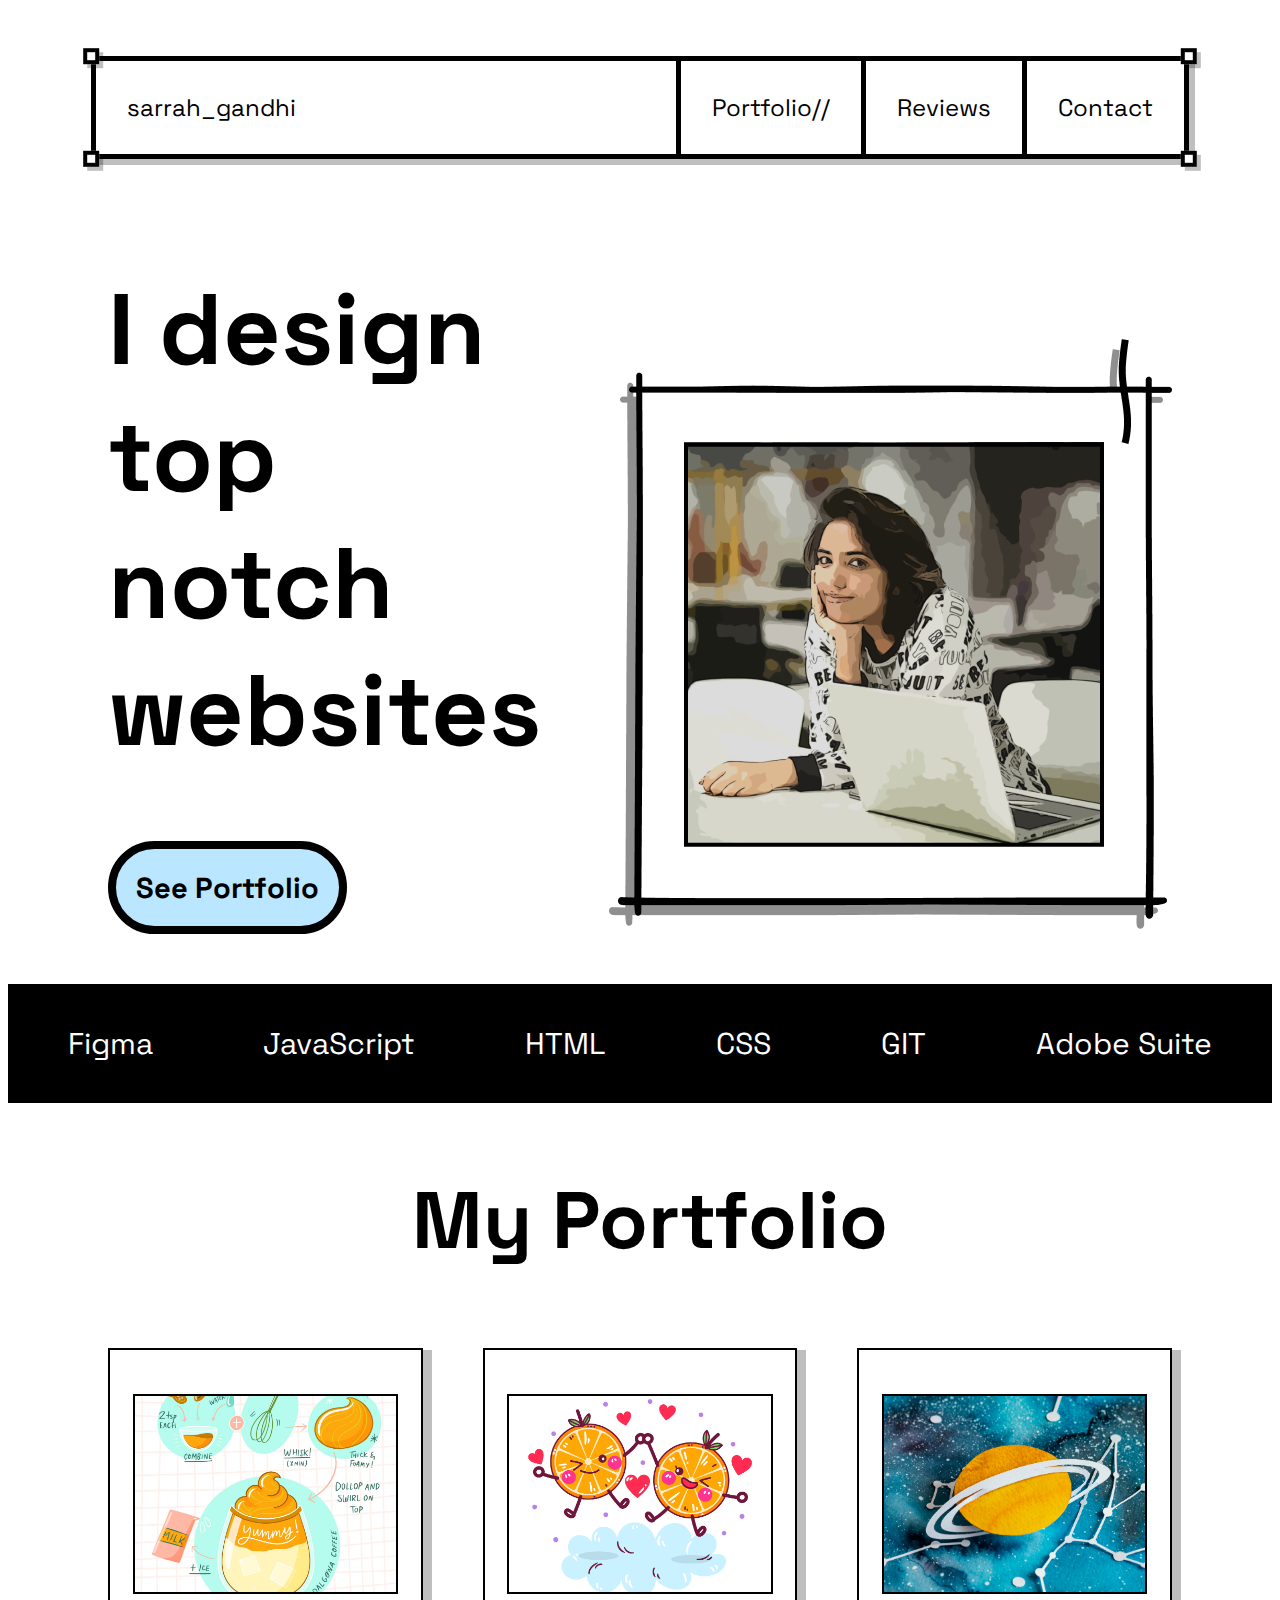
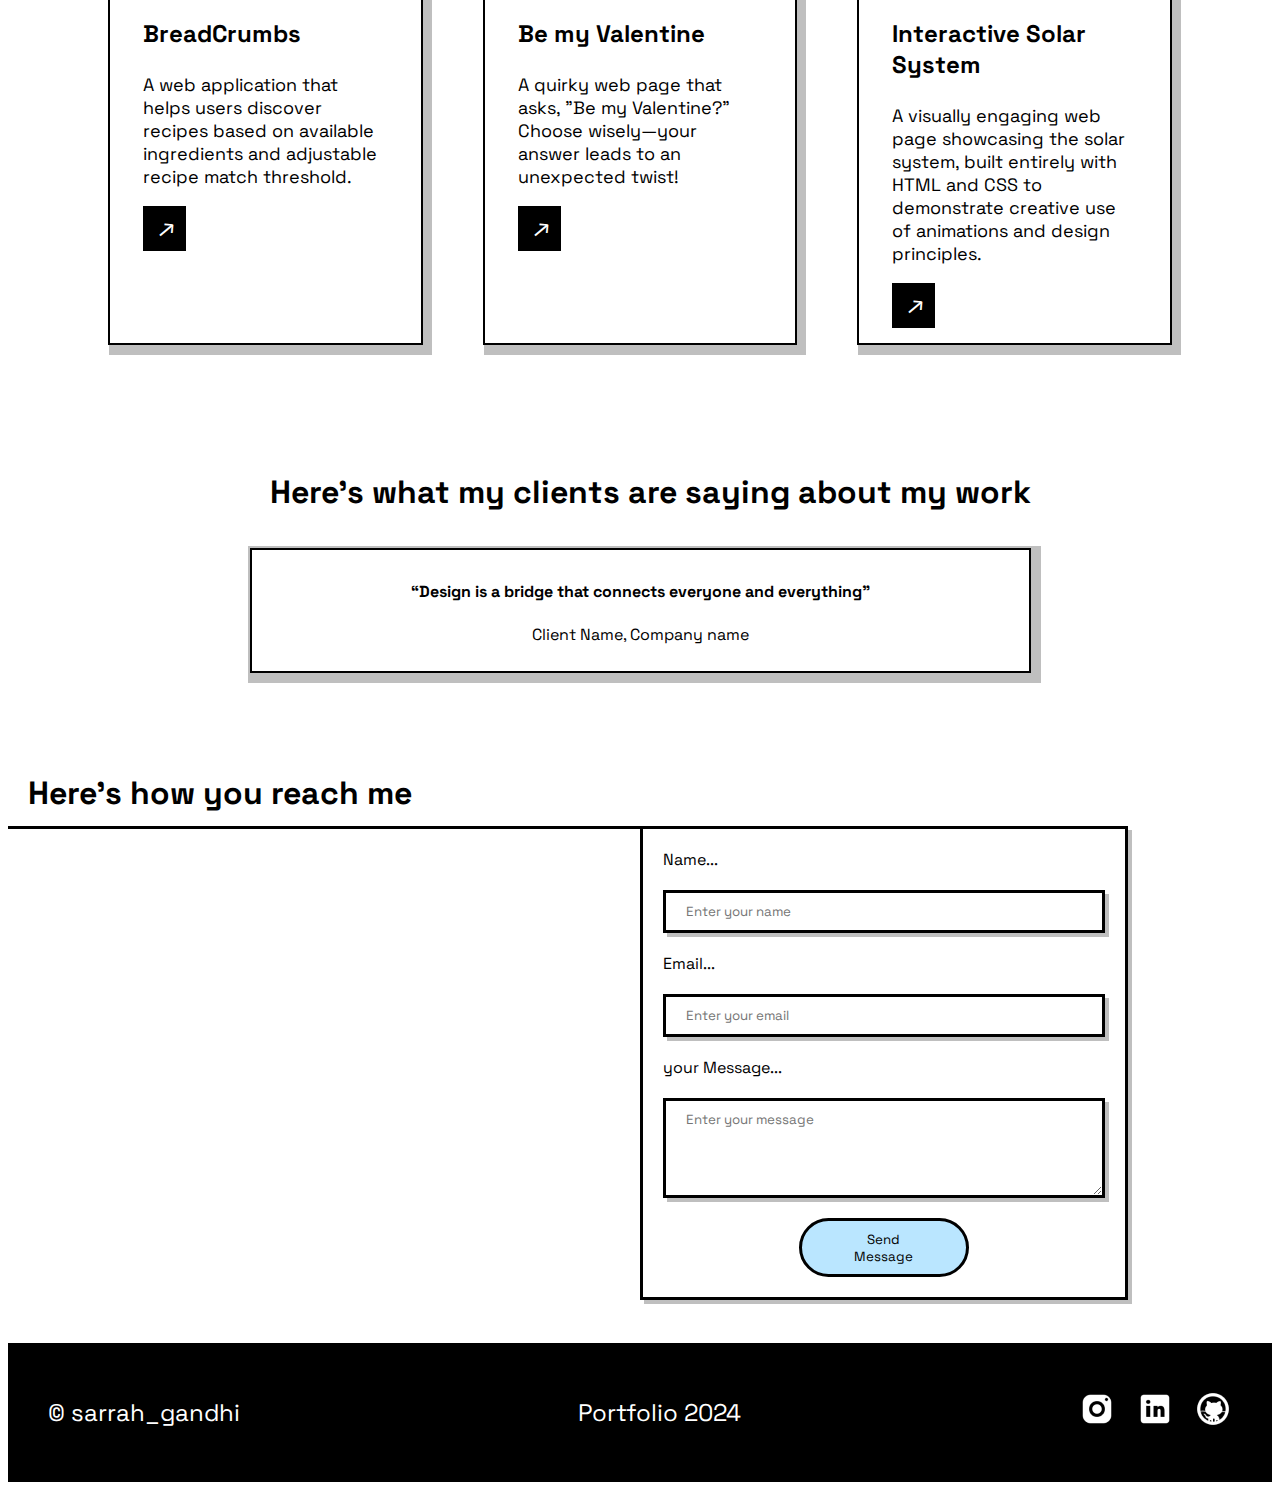
<file: index.html>
<!DOCTYPE html>
<html lang="en">
  <head>
    <meta charset="UTF-8" />
    <meta name="viewport" content="width=device-width, initial-scale=1.0" />
    <title>Sarrah Gandhi's Portfolio</title>
    <link rel="icon" type="favicon" href="icons/favicon.png" />
    <link rel="stylesheet" href="styles.css" />
    <script src="script.js"></script>
  </head>

  <body>
    <!-- Header Section -->
    <header class="header">
      <nav class="navigation">
        <a href="#sarrahgandhi" class="nav-link">sarrah_gandhi</a>
        <a href="#portfolio" class="nav-link">Portfolio//</a>
        <a href="#review" class="nav-link">Reviews</a>
        <a href="#contact" class="nav-link">Contact</a>
        <a href="#menu" id="menu" class="nav-link" onclick="menuClick()">
          <img src="icons/Menu.png" alt="hamburger menu"
        /></a>
        <div id="menuOption" class="menu-options hidden">
          <a href="#portfolio" class="nav-link">Portfolio</a>
          <a href="#review" class="nav-link">Reviews</a>
          <a href="#contact" class="nav-link">Contact</a>
        </div>
      </nav>
      <div class="corner-box top-left"></div>
      <div class="corner-box top-right"></div>
      <div class="corner-box bottom-left"></div>
      <div class="corner-box bottom-right"></div>
    </header>
    <!-- Main Content -->
    <main class="content">
      <section id="home" class="hero-section">
        <div class="hero-text">
          <h1>I design top notch websites</h1>
          <button><a href="#portfolio">See Portfolio</a></button>
        </div>
        <aside class="photo">
          <img src="images/photo_frame.png" alt="Sarrah Gandhi" />
        </aside>
      </section>

      <div class="languages">
        <p>Figma</p>
        <p>JavaScript</p>
        <p>HTML</p>
        <p>CSS</p>
        <p>GIT</p>
        <p>Adobe Suite</p>
      </div>

      <section id="portfolio">
        <h2>My Portfolio</h2>
        <div class="container">
          <div class="portfolio-block">
            <img
              src="images/BREADCRUMBS.jpg"
              alt="Portfolio Image"
              class="portfolio-image"
            />
            <div class="portfolio-text">
              <h3>BreadCrumbs</h3>
              <p>
                A web application that helps users discover recipes based on
                available ingredients and adjustable recipe match threshold.
              </p>
              <a
                class="project-button"
                href="https://sarrahgandhi.github.io/BreadCrumbs/"
                ><span class="arrow">→</span></a
              >
            </div>
          </div>

          <div class="portfolio-block">
            <img
              src="images/valentines.jpg"
              alt="Portfolio Image"
              class="portfolio-image"
            />
            <div class="portfolio-text">
              <h3>Be my Valentine</h3>
              <p>
                A quirky web page that asks, "Be my Valentine?" Choose
                wisely—your answer leads to an unexpected twist!
              </p>
              <a
                class="project-button"
                href="https://sarrahgandhi.github.io/Valentines/"
                ><span class="arrow">→</span></a
              >
            </div>
          </div>
          <div class="portfolio-block">
            <img
              src="images/solarsystem.jpg"
              alt="Portfolio Image"
              class="portfolio-image"
            />
            <div class="portfolio-text">
              <h3>Interactive Solar System</h3>
              <p>
                A visually engaging web page showcasing the solar system, built
                entirely with HTML and CSS to demonstrate creative use of
                animations and design principles.
              </p>

              <a
                class="project-button"
                href="https://sarrahgandhi.github.io/SolarSystem/"
                ><span class="arrow">→</span></a
              >
            </div>
          </div>
          <!-- <div class="portfolio-block">
            <img
              src="images/recipefinder.png"
              alt="Portfolio Image"
              class="portfolio-image"
            />
            <div class="portfolio-text">
              <h3>BreadCrumbs - Recipe Finder</h3>
              <p>
                A web app that suggests recipes based on available ingredients,
                helping users discover meals with minimal waste.
              </p>
            </div>
          </div>
          <div class="portfolio-block">
            <img
              src="images/illustrations 1.png"
              alt="Portfolio Image"
              class="portfolio-image"
            />
            <div class="portfolio-text">
              <h3>Illustrations</h3>
              <p>Making illustrations using adobe illustrator and photoshop</p>
            </div>
          </div>
          <div class="portfolio-block">
            <img
              src="images/portfolio.png"
              alt="Portfolio Image"
              class="portfolio-image"
            />
            <div class="portfolio-text">
              <h3>Portfolio Website</h3>
              <p>
                A website that showcases portfolio using html, css and
                javascript.
              </p>
            </div>
          </div> -->
        </div>
      </section>
      <!-- Multi-column section for About -->

      <section id="review">
        <h2>Here’s what my clients are saying about my work</h2>
        <div class="review-text fade">
          <h4>“Design is a bridge that connects everyone and everything”</h4>
          <p>Client Name, Company name</p>
        </div>
      </section>

      <!-- Contact Form Section -->
      <section id="contact" class="contact-section">
        <div class="contact-info">
          <h2>Here's how you reach me</h2>
          <div class="line"></div>
        </div>
        <form
          name="contact-form"
          id="contact-form"
          class="contact-form"
          onsubmit="return validateForm()"
        >
          <label for="name">Name...</label>
          <input
            type="text"
            id="name"
            name="name"
            required
            placeholder="Enter your name"
          />

          <label for="email">Email...</label>
          <input
            type="email"
            id="email"
            name="email"
            required
            placeholder="Enter your email"
          />

          <label for="message">your Message...</label>
          <textarea
            id="message"
            name="message"
            rows="7"
            required
            placeholder="Enter your message"
          ></textarea>

          <button type="submit">Send Message</button>
          <div id="result">
            <h3 id="msg">Thank you for contacting me!</h3>
          </div>
        </form>
      </section>
    </main>

    <!-- Footer -->
    <footer class="footer">
      <p>&copy; sarrah_gandhi</p>
      <p>Portfolio 2024</p>
      <div class="icons">
        <a href="https://www.instagram.com/sarrahgandhi_/" target="_blank"
          ><img src="icons/instagram.png" alt="instagram"
        /></a>
        <a
          href="https://www.linkedin.com/in/sarrah-gandhi-914a53227/"
          target="_blank"
          ><img src="icons/linkedin.png" alt="linkedin"
        /></a>
        <a href="https://github.com/SarrahGandhi" target="_blank"
          ><img src="icons/github.png" alt="github"
        /></a>
      </div>
    </footer>
  </body>
</html>
</file>
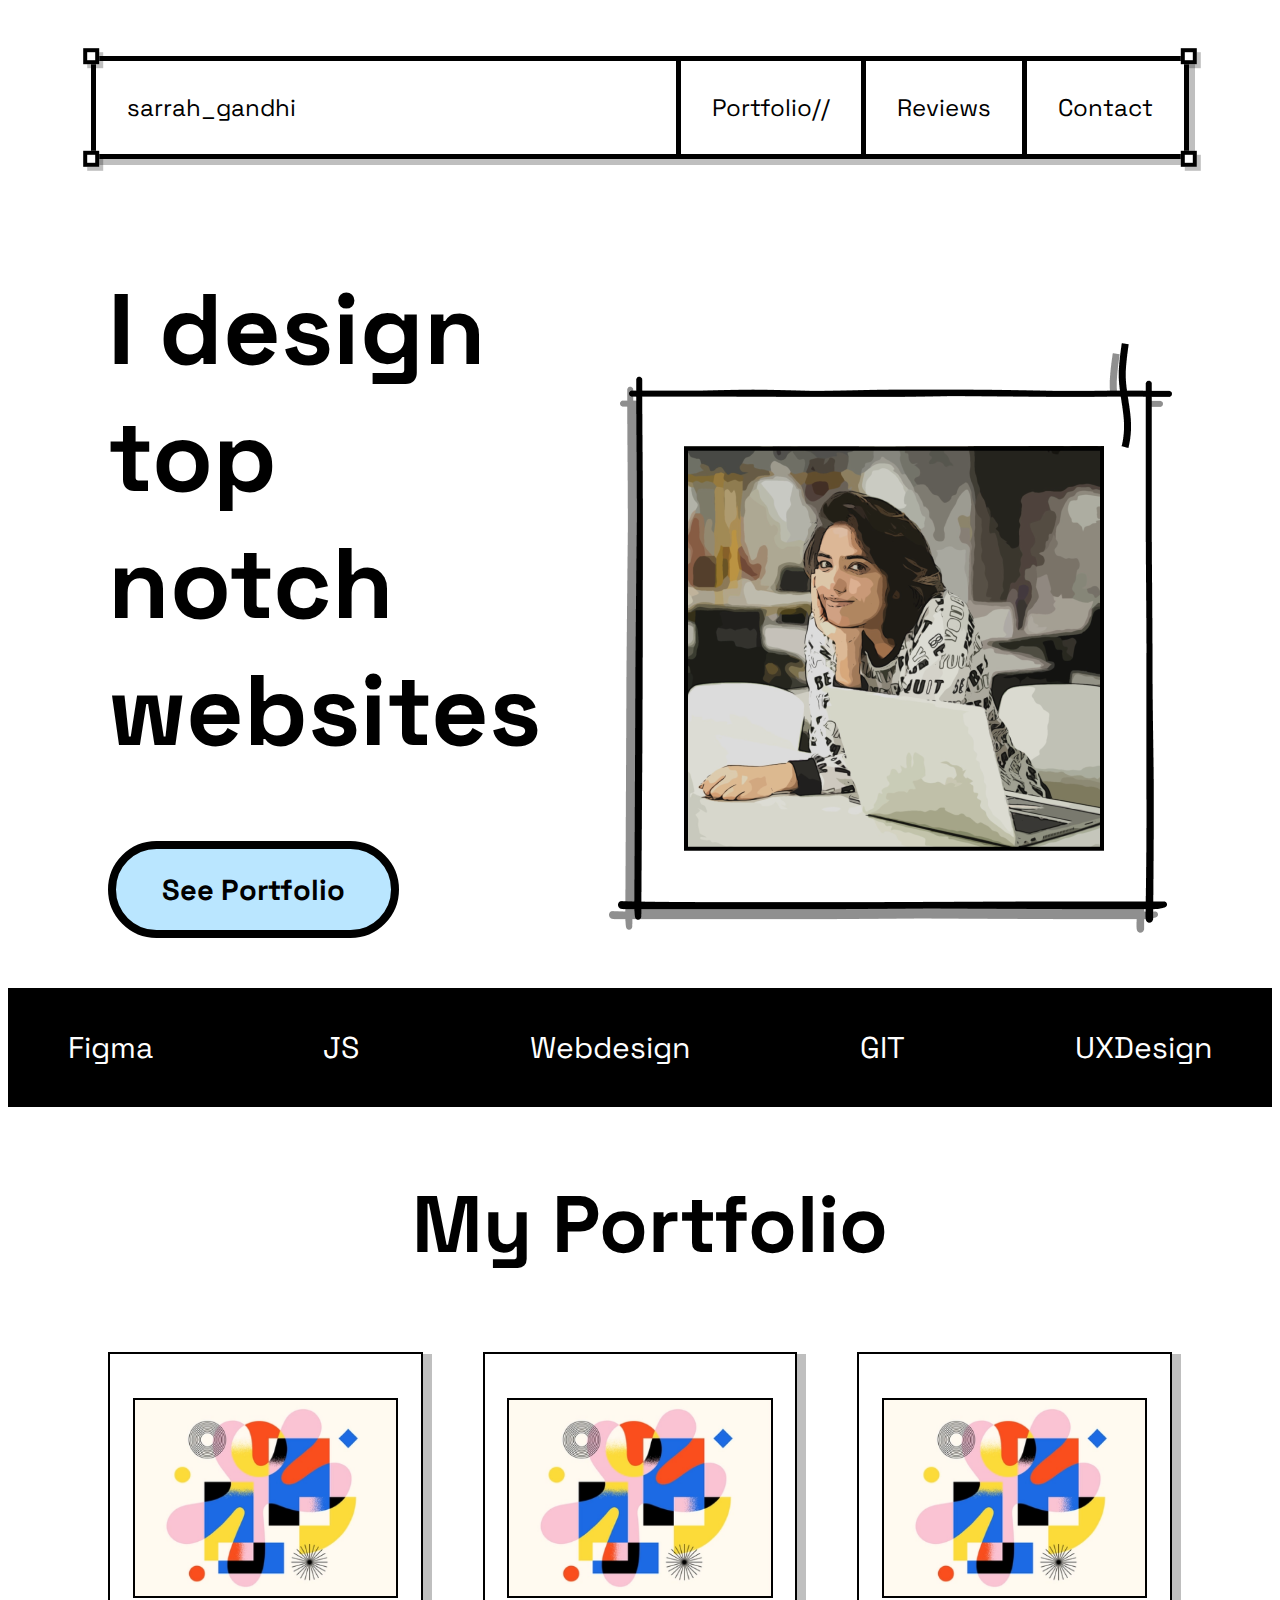
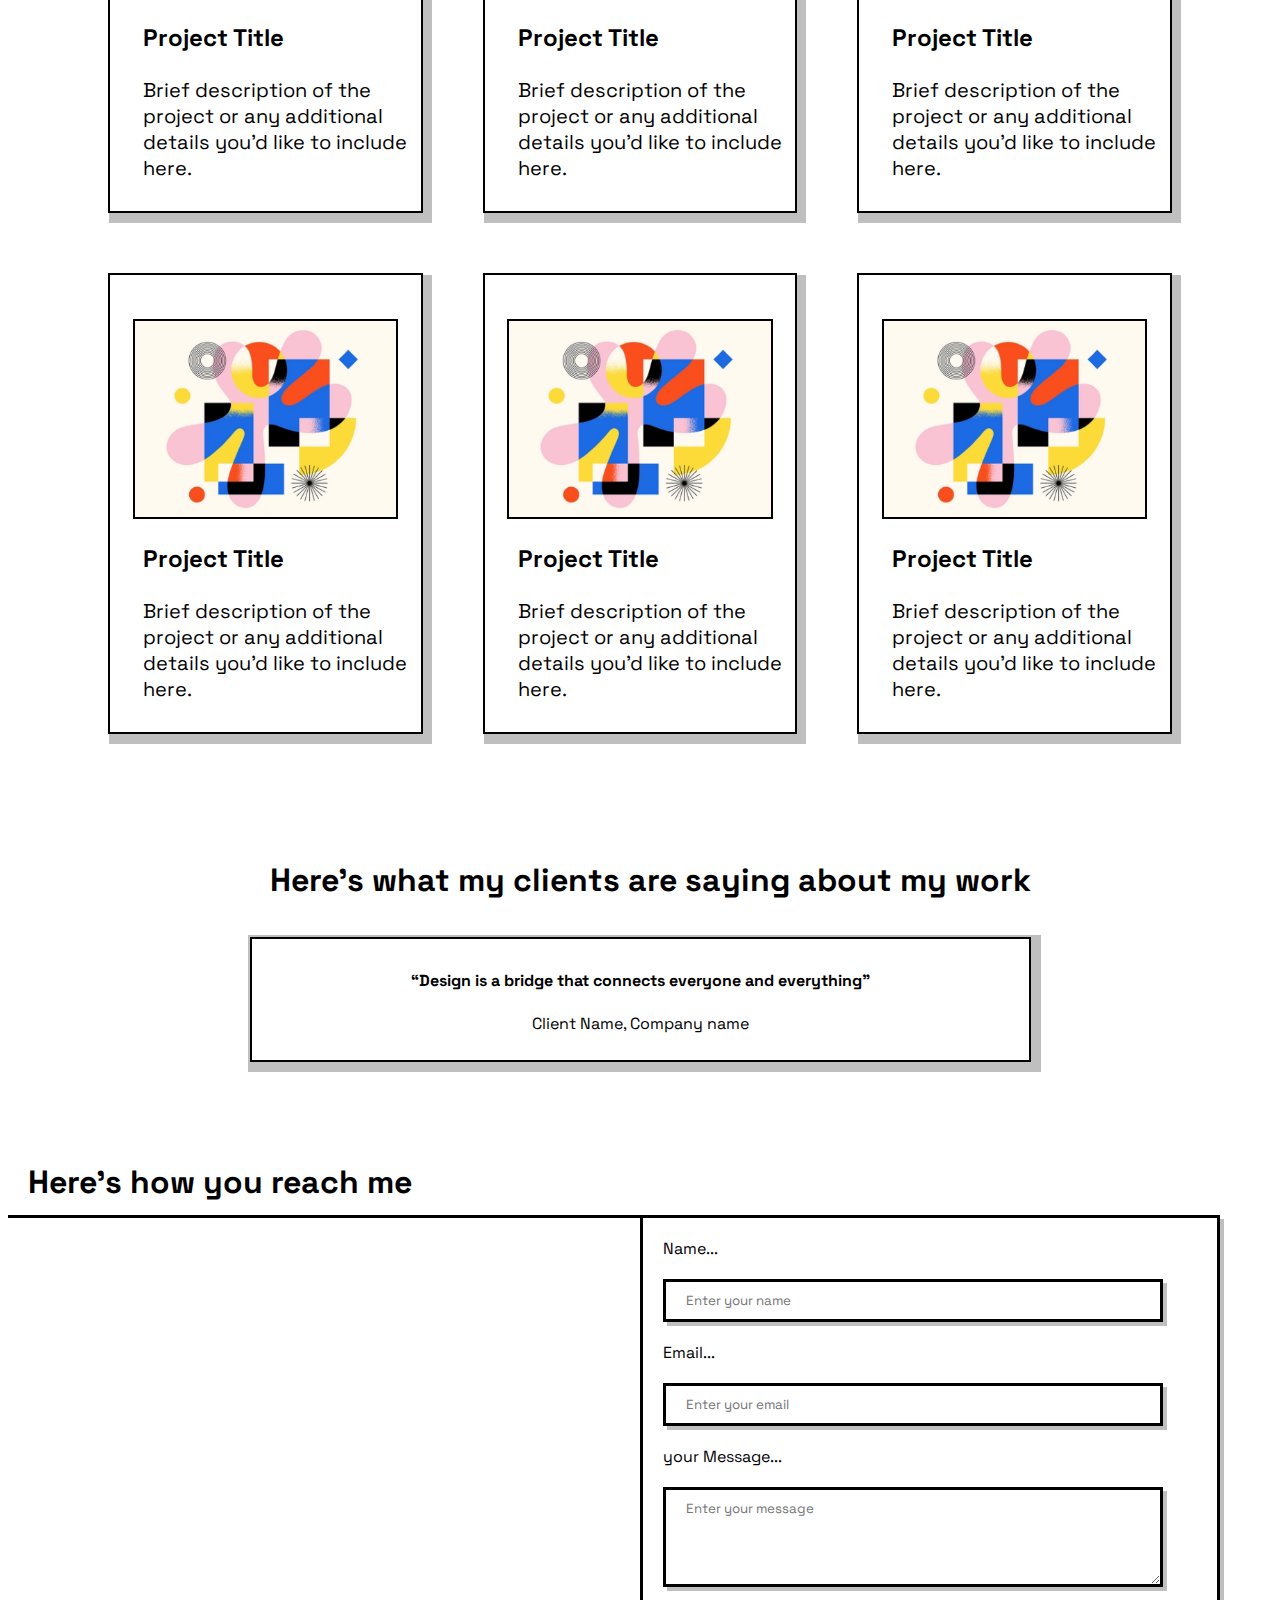
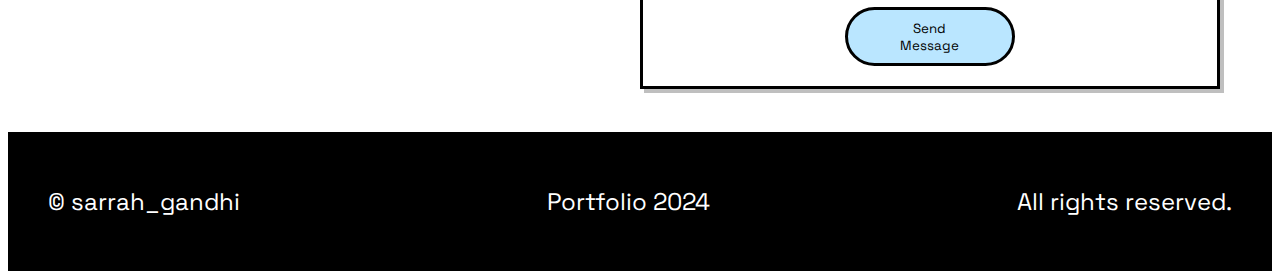
<file: HTML-Assignment3-SarrahGandhi/index.html>
<!DOCTYPE html>
<html lang="en">
  <head>
    <meta charset="UTF-8" />
    <meta name="viewport" content="width=device-width, initial-scale=1.0" />
    <title>Portfolio - Sarrah Gandhi</title>
    <link rel="stylesheet" href="styles.css" />
    <script src="script.js"></script>
  </head>

  <body>
    <!-- Header Section -->
    <header class="header">
      <nav class="navigation" style="overflow: hidden">
        <a href="#sarrahgandhi" class="nav-link">sarrah_gandhi</a>
        <a href="#portfolio" class="nav-link">Portfolio//</a>
        <a href="#review" class="nav-link">Reviews</a>
        <a href="#contact" class="nav-link">Contact</a>
        <a href="#menu" id="menu" class="nav-link" onclick="menuClick()">
          <img src="icons/Menu.png" alt="hamburger menu"
        /></a>
        <div id="menuOption" class="menu-options hidden">
          <a href="#portfolio" class="nav-link">Portfolio</a>
          <a href="#review" class="nav-link">Reviews</a>
          <a href="#contact" class="nav-link">Contact</a>
        </div>
      </nav>
      <div class="corner-box top-left"></div>
      <div class="corner-box top-right"></div>
      <div class="corner-box bottom-left"></div>
      <div class="corner-box bottom-right"></div>
    </header>
    <!-- Main Content -->
    <main class="content">
      <section id="home" class="hero-section">
        <div class="hero-text">
          <h1>I design top notch websites</h1>
          <button><a href="#portfolio">See Portfolio</a></button>
        </div>
        <aside class="photo">
          <img src="images/photo_frame.png" alt="Sarrah Gandhi" />
        </aside>
      </section>

      <div class="languages">
        <p>Figma</p>
        <p>JS</p>
        <p>Webdesign</p>
        <p>GIT</p>
        <p>UXDesign</p>
      </div>

      <section id="portfolio">
        <h2>My Portfolio</h2>
        <div class="container">
          <div class="portfolio-block">
            <img
              src="images/Graphic+Design+Shape+Elements-01.png"
              alt="Portfolio Image"
              class="portfolio-image"
            />
            <div class="portfolio-text">
              <h3>Project Title</h3>
              <p>
                Brief description of the project or any additional details you'd
                like to include here.
              </p>
            </div>
          </div>
          <div class="portfolio-block">
            <img
              src="images/Graphic+Design+Shape+Elements-01.png"
              alt="Portfolio Image"
              class="portfolio-image"
            />
            <div class="portfolio-text">
              <h3>Project Title</h3>
              <p>
                Brief description of the project or any additional details you'd
                like to include here.
              </p>
            </div>
          </div>
          <div class="portfolio-block">
            <img
              src="images/Graphic+Design+Shape+Elements-01.png"
              alt="Portfolio Image"
              class="portfolio-image"
            />
            <div class="portfolio-text">
              <h3>Project Title</h3>
              <p>
                Brief description of the project or any additional details you'd
                like to include here.
              </p>
            </div>
          </div>
          <div class="portfolio-block">
            <img
              src="images/Graphic+Design+Shape+Elements-01.png"
              alt="Portfolio Image"
              class="portfolio-image"
            />
            <div class="portfolio-text">
              <h3>Project Title</h3>
              <p>
                Brief description of the project or any additional details you'd
                like to include here.
              </p>
            </div>
          </div>
          <div class="portfolio-block">
            <img
              src="images/Graphic+Design+Shape+Elements-01.png"
              alt="Portfolio Image"
              class="portfolio-image"
            />
            <div class="portfolio-text">
              <h3>Project Title</h3>
              <p>
                Brief description of the project or any additional details you'd
                like to include here.
              </p>
            </div>
          </div>
          <div class="portfolio-block">
            <img
              src="images/Graphic+Design+Shape+Elements-01.png"
              alt="Portfolio Image"
              class="portfolio-image"
            />
            <div class="portfolio-text">
              <h3>Project Title</h3>
              <p>
                Brief description of the project or any additional details you'd
                like to include here.
              </p>
            </div>
          </div>
        </div>
      </section>
      <!-- Multi-column section for About -->

      <section id="review">
        <h2>Here’s what my clients are saying about my work</h2>
        <div class="review-text fade">
          <h4>“Design is a bridge that connects everyone and everything”</h4>
          <p>Client Name, Company name</p>
        </div>
        <!-- <div class="review-text fade">
          <h4>“Design is a bridge that connects everyone and everything”</h4>
          <p>Client Name 2, Company name</p>
        </div>
        <div class="review-text fade">
          <h4>“Design is a bridge that connects everyone and everything”</h4>
          <p>Client Name 3, Company name</p>
        </div>
        <div class="review-text fade">
          <h4>“Design is a bridge that connects everyone and everything”</h4>
          <p>Client Name 3, Company name</p>
        </div> -->
        <!-- <a class="prev" onclick="plusSlides(-1)">&#10094;</a>
  <a class="next" onclick="plusSlides(1)">&#10095;</a>
</div>

The dots/circles
<div style="text-align:center">
  <span class="dot" onclick="currentSlide(1)"></span>
  <span class="dot" onclick="currentSlide(2)"></span>
  <span class="dot" onclick="currentSlide(3)"></span>
</div> -->
      </section>

      <!-- Contact Form Section -->
      <section id="contact" class="contact-section">
        <div class="contact-info">
          <h2>Here's how you reach me</h2>
          <div class="line"></div>
          <!-- <div class="email">Reach me atthesarrahgandhi@gmail.com</div> -->
        </div>
        <form
          name="contact-form"
          id="contact-form"
          class="contact-form"
          onsubmit="return validateForm()"
        >
          <label for="name">Name...</label>
          <input
            type="text"
            id="name"
            name="name"
            required
            placeholder="Enter your name"
          />

          <label for="email">Email...</label>
          <input
            type="email"
            id="email"
            name="email"
            required
            placeholder="Enter your email"
          />

          <label for="message">your Message...</label>
          <textarea
            id="message"
            name="message"
            rows="7"
            required
            placeholder="Enter your message"
          ></textarea>

          <button type="submit">Send Message</button>
          <div id="result">
            <h3 id="msg">Thank you for contacting me!</h3>
          </div>
        </form>
      </section>
    </main>
    <!-- <script src="script.js"></script> -->
    <!-- Footer -->
    <footer class="footer">
      <p>&copy; sarrah_gandhi</p>
      <p>Portfolio 2024</p>
      <p>All rights reserved.</p>
    </footer>
  </body>
</html>
</file>
<file: styles.css>
@import url("https://fonts.googleapis.com/css2?family=Cinzel:wght@400..900&family=Space+Grotesk:wght@300..700&display=swap");

/* General Styling */
::root {
  --main-color: white;
  --main-accent: black;
  --second-accent: #ffec51;
  --tertiary-accent: #bae6ff;
}

* {
  font-family: "Space Grotesk";
}
.body {
  margin: 0;
  color: #000;
  font-style: normal;
  line-height: normal;
}

.html {
  box-sizing: border-box;
}

/* Main Header content   */
.header {
  position: relative;
  border: 5px solid #000;
  background: #fff;
  box-shadow: 6px 6px 0px 0px rgba(0, 0, 0, 0.25);
  margin: 56px 83px 0px 83px;
}
h2 {
  font-size: 32px;
  padding-left: 20px;
  padding-bottom: 10px;
}

.navigation {
  display: flex;
  justify-content: space-between;
  align-items: center;
  padding: 0px;
  margin: 0px;
}
.navigation a:nth-child(5) {
  display: none;
}
nav > a {
  text-decoration: none;
  padding: 31px 31px 31px 31px;
  border-left: 5px solid #000;
  font-size: 24px;
  color: black;
}
nav > a:hover {
  text-decoration: underline;
  text-decoration-thickness: 5px;
  text-decoration-color: #ffea00;
  text-underline-offset: 10px;
}
nav > a:active {
  text-decoration: underline;
  text-decoration-thickness: 5px;
  text-decoration-color: #ffea00;
  text-underline-offset: 10px;
  font-weight: bold;
}

nav > a:nth-child(1) {
  flex-grow: 4;
  border: none;
}
.hidden {
  display: none;
}
.menu-options {
  display: none;
}
.corner-box {
  width: 8px;
  height: 8px;
  background-color: #ffffff;
  border: 4px solid #000000;

  box-shadow: 4px 4px 0px 0px rgba(0, 0, 0, 0.25);
}
/* small boxes on header */
.top-left {
  position: absolute;
  transform-origin: 0 0;
  transform: translate(-80%, -80%);
  top: 0;
  left: 0;
}
.top-right {
  position: absolute;
  transform-origin: 0 0;
  transform: translate(80%, -80%);
  top: 0;
  right: 0;
}
.bottom-left {
  position: absolute;
  transform-origin: 0 0;
  transform: translate(-80%, 80%);
  bottom: 0;
  left: 0;
}
.bottom-right {
  position: absolute;
  transform-origin: 0 0;
  transform: translate(80%, 80%);
  bottom: 0;
  right: 0;
}
#home {
  display: flex;
  flex-direction: row;
  justify-content: space-between;
  align-items: flex-end;
  margin-top: 40px;
}
.hero-text {
  flex-basis: 50%;
  font-size: 50px;
  padding-left: 100px;
}

.hero-text > button {
  display: flex;
  flex-basis: 35%;
  padding: 20px;
  justify-content: center;
  align-items: center;
  border-radius: 92px;
  border: 8px solid #000;
  background: #bae6ff;
  font-size: 29px;
  font-weight: bold;
  cursor: pointer;
}
.hero-text > button:hover,
.contact-form button:hover {
  background: #ffea00;
  scroll-behavior: smooth;
}

#home > div > button > a {
  text-decoration: none;
  color: #000000;
}
.hero-text > button:active {
  background: #ffea00;
  scroll-behavior: smooth;
}
/* Editing the image */
aside {
  text-align: right;
  width: 100%;
  margin-right: 100px;
}
.project-button {
  display: inline-flex;

  justify-content: center;
  padding: 5px 10px;
  background-color: #000; /* Black background */
  color: #fff; /* White text (the arrow will be white) */
  font-size: 24px; /* Arrow size */
  text-decoration: none;
  border: 2px solid #000; /* Black border */
  align-items: right;
  margin-bottom: 5px;
  transition: background-color 0.3s ease, transform 0.3s ease,
    box-shadow 0.3s ease;
}

.project-button .arrow {
  font-size: 24px;
  transition: transform 0.3s ease;
  transform: rotate(320deg);
}

.project-button:hover {
  background-color: #ffea00; /* Light yellow on hover */
  transform: scale(1.05); /* Slight scale effect on hover */
  /* box-shadow: 0 4px 8px rgba(0, 0, 0, 0.15); /* Soft shadow on hover */
}
.project-button:active {
  background-color: #ffea00; /* Light yellow on click */
  transform: scale(0.98); /* Shrink effect when clicked */
  box-shadow: 0 4px 8px rgba(0, 0, 0, 0.25); /* Darker shadow on click */
}

.project-button:hover .arrow {
  transform: translateX(5px); /* Arrow moves slightly to the right on hover */
}

.languages {
  display: flex;
  flex-direction: row;
  justify-content: space-between;
  flex-wrap: wrap;
  background-color: black;
  color: white;
  font-size: 30px;
  font-family: "Space Grotesk";
  margin-top: 50px;
  padding: 10px 60px;
}
#portfolio {
  position: relative;
}
#portfolio h2 {
  text-align: center;
  font-size: 80px;
}
/* Porfolio boxes */
.container {
  display: flex;
  flex-direction: row;
  flex-wrap: wrap;
  margin-left: 100px;
  margin-right: 100px;
  gap: 60px;
}
.portfolio-block {
  display: flex;
  flex: 1 1 25%;
  border: 2px solid #000;
  flex-direction: column;
  margin-top: 0px;
  padding-top: 10px;
  padding: 10px;
  box-shadow: 5px 6px 0px 4px rgba(0, 0, 0, 0.25);

  align-items: center;
}

.hidden {
  display: none;
}
.portfolio-block > img {
  width: 90%;
  border: 2px solid #000;
  margin-top: 34px;
  aspect-ratio: 4/3;
  object-fit: cover;
}
.portfolio-text {
  padding-left: 23px;
  padding-right: 23px;
  margin: 0;
}
.portfolio-text h3 {
  font-size: 24px;
}
.portfolio-text p {
  font-size: 18px;
}
#review {
  display: flex;
  flex-direction: column;
  font: 48px;
  justify-content: center;
  justify-self: center;
  margin: 0px 20px 0px 20px;
  margin-top: 100px;
}
.review-text {
  border: 2px solid #000;
  flex-wrap: wrap;
  background: #fff;
  justify-self: center;
  text-align: center;
  justify-content: center;
  padding: 10px;
  gap: 10px;
  box-shadow: 4px 4px 0px 6px rgba(0, 0, 0, 0.25);
}
/* .dot {
  cursor: pointer;
  height: 15px;
  width: 15px;
  margin: 0 2px;
  background-color: #bbb;
  border-radius: 50%;
  display: inline-block;
  transition: background-color 0.6s ease;
}

.active,
.dot:hover {
  background-color: #717171;
}
.fade {
  animation-name: fade;
  animation-duration: 1.5s;
}
.prev,
.next {
  cursor: pointer;
  position: absolute;
  top: 50%;
  width: auto;
  margin-top: -22px;
  padding: 16px;
  color: white;
  font-weight: bold;
  font-size: 18px;
  transition: 0.6s ease;
  border-radius: 0 3px 3px 0;
  user-select: none;
} */

/* Form Styling */
.contact-section {
  display: grid;
  margin-top: 100px;
  grid-template-columns: 1fr 1fr;
  grid-template-rows: auto auto;
  align-items: start;
  margin-bottom: 40px;
}

.contact-info {
  grid-column: 1;
  grid-row: 1;
}
.contact-info .line {
  width: 100%;
  border-bottom: 3.5px solid;
  background-color: #000;
  margin: 0px;
  position: relative;
  transform: translate(0%, 100%);
  top: 0;
}

.contact-form {
  margin-top: 0px;
  width: 70%;

  grid-column: 2;
  grid-row: 2;
  display: flex;
  flex-grow: 1;
  flex-direction: column;
  padding: 20px;
  gap: 20px;
  border: 3.5px solid #000;
  box-shadow: 4px 4px 0px rgba(0, 0, 0, 0.25);
  background: #fff;
  top: 0;
  justify-content: center;
}

.contact-info h2 {
  grid-column: 1 / span 1;
  grid-row: 1;
  margin: 0;
  flex-grow: 2;
}

input,
textarea {
  border: 3px solid #000;
  box-shadow: 4px 4px 0px 0px rgba(0, 0, 0, 0.25);
  width: 100%;

  padding: 10px;
  box-sizing: border-box;
}
/* Footer section  */

::placeholder {
  padding-left: 10px;
}
textarea {
  height: 60px;
}
#message {
  height: 100px;
}
#contact > form > button {
  padding: 10.055px 35.024px 9.42px 34.399px;
  justify-content: center;
  align-items: center;
  display: inline-flex;
  border-radius: 92px;
  border: 3px solid #000;
  background: #bae6ff;
  width: 170px;
  align-self: center;
}
#contact > form > button:hover {
  background: #ffea00;
}
#result {
  display: none;
}
#result h3 {
  font-size: 20px;
  text-align: center;
}
.footer {
  display: flex;
  color: #fff;
  align-items: center;
  background: #000000;
  height: min-content;
  width: 100%;
  padding: 30px 40px 30px 40px;
  margin-top: 1em;
  border-top: 3.5px solid #ffffff;
  justify-content: space-between;
  box-sizing: border-box;
  font-size: 24px;
}
.icons {
  display: flex;
  flex-direction: row;
  justify-content: space-between;
  gap: 20px;
}

@media screen and (max-width: 768px) {
  .html {
    width: 100%;
  }
  nav {
    display: flex;
    padding: 0px;
    margin: 0px;
    flex-wrap: wrap;
  }

  .nav-link {
    font-size: 20px;
    text-decoration: none;
    font-family: "Space Grotesk";
    color: black;
  }

  .menu-options {
    padding-left: 25px;
    display: flex;
    flex-direction: column;
    line-height: 50px;
    flex-basis: 100%;
    border-top: 3px solid black;
  }
  .hidden {
    display: none;
  }

  .navigation a:nth-child(5) {
    display: block;
    flex-basis: 20%;
    padding-left: 0px;
    padding-right: 0;
    text-align: center;
    margin: 0px;
  }
  #menu > img {
    height: 70px;
  }
  nav > a:nth-child(3),
  nav > a:nth-child(2),
  nav > a:nth-child(4) {
    display: none;
  }
  #home {
    flex-direction: column;
    justify-content: space-between;
  }
  .hero-text {
    font-size: 30px;
    align-self: center;
    text-align: center;
    padding: 0;
  }
  .hero-text > h1 {
    margin-top: 10px;
  }
  .hero-text button {
    justify-content: center;
    align-items: center;
    align-self: center;
    justify-self: center;
  }
  #home > div > button > a {
    text-decoration: none;
    color: #000000;
  }
  .hero-text button:hover {
    background-color: #ffea00;
  }
  aside {
    justify-self: center;
    align-items: center;
    text-align: center;
    margin: 0;
  }
  .languages {
    font-size: 18px;
    gap: 10px;
    justify-content: space-between;
  }
  #portfolio {
    margin: 0;
  }
  .container {
    margin: 40px;
    gap: 10px;
  }
  .portfolio-block {
    width: 90%;
  }
  #portfolio h2 {
    text-align: center;
    font-size: 80px;
  }
  .container {
    gap: 60px;
    justify-content: space-between;
  }
  .portfolio-text {
    padding: 10px;
  }

  .portfolio-text h3 {
    font-size: 18px;
  }
  .portfolio-text p {
    font-size: 15px;
  }
  #review {
    margin-top: 40px;
  }
  #review h2 {
    font-size: 20px;
    align-items: start;
    padding-left: 60px;
  }
  .review-text {
    border: 2px solid #000;
    flex-wrap: wrap;
    background: #fff;
    justify-self: center;
    justify-content: center;
    padding: 10px;
    gap: 10px;
    box-shadow: 4px 4px 0px 6px rgba(0, 0, 0, 0.25);
  }
  .contact-info h2 {
    font-size: 20px;
  }
  .contact-form {
    width: 80%;
  }
}
@media screen and (max-width: 425px) {
  html {
    width: 100%;
  }

  .header {
    margin: 20px;
  }
  nav {
    width: 100%;
    padding: 0px;
    margin: 0px;
    overflow: hidden;
  }
  nav > a:nth-child(1) {
    display: block;
    padding-left: 10px;
  }
  .hero-text > button {
    width: 70%;
    height: 100%;
    font-size: 25px;
    padding: 10px;
    border: 5px solid #000;
  }
  .hero-text > button:hover {
    background: #ffea00;
  }
  aside img {
    width: 80%;
    text-align: center;
  }
  .navigation a:nth-child(5) {
    display: block;
    flex-basis: 30%;
    padding-left: 0px;
    padding-right: 0;
    text-align: center;
  }
  .languages {
    gap: 30px;
    padding: 10px;
    justify-content: center;
  }

  #portfolio h2 {
    text-align: center;
    font-size: 30px;
  }
  /* Porfolio boxes */
  .container {
    margin: 20px;
  }
  .portfolio-block {
    flex: 1 1 100%;
  }
  .portfolio-text {
    padding: 10px;
  }

  .portfolio-text h3 {
    font-size: 18px;
  }
  .portfolio-text p {
    font-size: 15px;
  }
  #review {
    margin-top: 40px;
  }
  #review h2 {
    font-size: 20px;
    align-items: start;
    padding-left: 15px;
  }
  .review-text {
    border: 2px solid #000;
    flex-wrap: wrap;
    background: #fff;
    justify-self: center;
    justify-content: center;
    padding: 10px;
    gap: 10px;
    box-shadow: 4px 4px 0px 6px rgba(0, 0, 0, 0.25);
  }
  .contact-info .line {
    display: none;
  }

  .contact-info h2 {
    font-size: 20px;
  }
  .contact-form {
    width: 75%;
    justify-self: center;
    margin: 20px;
    grid-column-start: 1;
    grid-column-end: 3;
  }
  .footer {
    margin: 0px;
    padding: 5px;
    flex-direction: column;
  }

  .footer p {
    justify-content: space-between;
    flex-direction: column;
    box-sizing: border-box;
    font-size: 15px;
    padding: 0px;
  }
}
</file>
<file: HTML-Assignment3-SarrahGandhi/styles.css>
@import url("https://fonts.googleapis.com/css2?family=Cinzel:wght@400..900&family=Space+Grotesk:wght@300..700&display=swap");

/* General Styling */
/* ::root {
  --main-color: white;
  --main-accent: black;
  --second-accent: #ffec51;
  --tertiary-accent: #bae6ff;
} */

* {
  font-family: "Space Grotesk";
}
.body {
  margin: 0;
  color: #000;
  font-style: normal;
  line-height: normal;
}

.html {
  box-sizing: border-box;
}

/* Main Header content   */
.header {
  position: relative;
  border: 5px solid #000;
  background: #fff;
  box-shadow: 6px 6px 0px 0px rgba(0, 0, 0, 0.25);
  margin: 56px 83px 0px 83px;
}
h2 {
  font-size: 32px;
  padding-left: 20px;
  padding-bottom: 10px;
}

.navigation {
  display: flex;
  justify-content: space-between;
  align-items: center;
  padding: 0px;
  margin: 0px;
}
.navigation a:nth-child(5) {
  display: none;
}
nav > a {
  text-decoration: none;
  padding: 31px 31px 31px 31px;
  border-left: 5px solid #000;
  font-size: 24px;
  color: black;
}
nav > a:hover {
  text-decoration: underline;
  text-decoration-thickness: 5px;
  text-decoration-color: #ffea00;
  text-underline-offset: 10px;
}
nav > a:active {
  text-decoration: underline;
  text-decoration-thickness: 5px;
  text-decoration-color: #ffea00;
  text-underline-offset: 10px;
  font-weight: bold;
}

nav > a:nth-child(1) {
  flex-grow: 4;
  border: none;
}
.hidden {
  display: none;
}
.menu-options {
  display: none;
}
.corner-box {
  width: 8px;
  height: 8px;
  background-color: #ffffff;
  border: 4px solid #000000;

  box-shadow: 4px 4px 0px 0px rgba(0, 0, 0, 0.25);
}
/* like how i be transforming your butt... */
.top-left {
  position: absolute;
  transform-origin: 0 0;
  transform: translate(-80%, -80%);
  top: 0;
  left: 0;
}
.top-right {
  position: absolute;
  transform-origin: 0 0;
  transform: translate(80%, -80%);
  top: 0;
  right: 0;
}
.bottom-left {
  position: absolute;
  transform-origin: 0 0;
  transform: translate(-80%, 80%);
  bottom: 0;
  left: 0;
}
.bottom-right {
  position: absolute;
  transform-origin: 0 0;
  transform: translate(80%, 80%);
  bottom: 0;
  right: 0;
}
#home {
  display: flex;
  flex-direction: row;
  justify-content: space-between;
  align-items: flex-end;
  margin-top: 40px;
}
.hero-text {
  flex-basis: 50%;
  font-size: 50px;
  padding-left: 100px;
}

.hero-text > button {
  display: flex;
  width: 291px;
  height: 97px;
  justify-content: center;
  align-items: center;
  border-radius: 92px;
  border: 8px solid #000;
  background: #bae6ff;
  font-size: 29px;
  font-weight: bold;
  scroll-behavior: smooth;
}
.hero-text > button:hover,
.contact-form button:hover {
  background: #ffea00;
  scroll-behavior: smooth;
}

#home > div > button > a {
  text-decoration: none;
  color: #000000;
  scroll-behavior: smooth;
}
.hero-text > button:active {
  background: #ffea00;
  scroll-behavior: smooth;
}
aside {
  /* flex-basis: 40%; */
  text-align: right;
  width: 100%;
  margin-right: 100px;
}
.languages {
  display: flex;
  flex-direction: row;
  justify-content: space-between;
  flex-wrap: wrap;
  background-color: black;
  color: white;
  font-size: 30px;
  font-family: "Space Grotesk";
  margin-top: 50px;
  padding: 10px 60px;
}
#portfolio {
  position: relative;
}
#portfolio h2 {
  text-align: center;
  font-size: 80px;
}
/* Porfolio boxes */
.container {
  display: flex;
  flex-direction: row;
  flex-wrap: wrap;
  margin-left: 100px;
  margin-right: 100px;
  gap: 60px;
}
.portfolio-block {
  display: flex;
  flex: 1 1 25%;
  border: 2px solid #000;
  flex-direction: column;
  margin-top: 0px;
  padding-top: 10px;
  padding: 10px;
  box-shadow: 5px 6px 0px 4px rgba(0, 0, 0, 0.25);

  align-items: center;
}

.hidden {
  display: none;
}
.portfolio-block > img {
  max-width: 90%; /* Ensure it doesn't exceed container size */ /* Maintain aspect ratio */
  border: 2px solid #000;
  margin-top: 34px;
}
.portfolio-text {
  padding-left: 23px;
  margin: 0;
}
.portfolio-text h3 {
  font-size: 24px;
}
.portfolio-text p {
  font-size: 20px;
}
#review {
  display: flex;
  flex-direction: column;
  font: 48px;
  justify-content: center;
  justify-self: center;
  margin: 0px 20px 0px 20px;
  /* padding-left: 91px; */
  margin-top: 100px;
}
/* #review div {
  display: flex;
  flex-flow: row wrap;
  flex-wrap: wrap;
  justify-content: center;
} */
.review-text {
  border: 2px solid #000;
  flex-wrap: wrap;
  background: #fff;
  justify-self: center;
  text-align: center;
  /* margin-left: 550px;
  margin-right: 550px; */
  justify-content: center;
  padding: 10px;
  gap: 10px;
  box-shadow: 4px 4px 0px 6px rgba(0, 0, 0, 0.25);
}
/* .dot {
  cursor: pointer;
  height: 15px;
  width: 15px;
  margin: 0 2px;
  background-color: #bbb;
  border-radius: 50%;
  display: inline-block;
  transition: background-color 0.6s ease;
}

.active,
.dot:hover {
  background-color: #717171;
}
.fade {
  animation-name: fade;
  animation-duration: 1.5s;
}
.prev,
.next {
  cursor: pointer;
  position: absolute;
  top: 50%;
  width: auto;
  margin-top: -22px;
  padding: 16px;
  color: white;
  font-weight: bold;
  font-size: 18px;
  transition: 0.6s ease;
  border-radius: 0 3px 3px 0;
  user-select: none;
} */

/* Form Styling */
.contact-section {
  display: grid;
  margin-top: 100px;
  grid-template-columns: 1fr 1fr; /* Two equal columns */
  grid-template-rows: auto auto; /* Rows for heading and content */ /* Space between grid items */
  align-items: start; /* Align content to the top of the grid */
  margin-bottom: 40px;
}

.contact-info {
  grid-column: 1; /* Span the first column */
  grid-row: 1;
}
/* .email {
  flex: auto;
  text-align: center;
  font-size: 20px;
  color: #000;
  justify-content: center;
  align-items: center;

} */
.contact-info .line {
  width: 100%; /* Full-width line */
  border-bottom: 3.5px solid; /* Line thickness */
  background-color: #000; /* Line color */
  margin: 0px;
  position: relative;
  transform: translate(0%, 100%);
  top: 0;
}

.contact-form {
  margin-top: 0px;
  margin-right: 52px;
  grid-column: 2; /* Span the second column */
  grid-row: 2; /* Place in the second row */
  display: flex;
  flex-grow: 1;
  flex-direction: column; /* Stack form elements vertically */
  padding: 20px;
  gap: 20px;
  border: 3.5px solid #000;
  box-shadow: 4px 4px 0px rgba(0, 0, 0, 0.25);
  background: #fff;
  top: 0;
  justify-content: center;
  /* align-items: center;
  flex-shrink: 0; */
}

.contact-info h2 {
  grid-column: 1 / span 1; /* Heading spans both columns */
  grid-row: 1; /* Place in the first row */
  margin: 0;
  flex-grow: 2; /* Remove extra margin */
}

input,
textarea {
  border: 3px solid #000;
  box-shadow: 4px 4px 0px 0px rgba(0, 0, 0, 0.25);
  width: 100%; /* Let the input scale */
  max-width: 500px; /* Add a max-width for larger screens */
  padding: 10px;
  box-sizing: border-box;
}
/* Footer section  */

::placeholder {
  padding-left: 10px;
}
textarea {
  height: 60px;
}
#message {
  height: 100px;
}
#contact > form > button {
  padding: 10.055px 35.024px 9.42px 34.399px;
  justify-content: center;
  align-items: center;
  display: inline-flex;
  border-radius: 92px;
  border: 3px solid #000;
  background: #bae6ff;
  width: 170px;
  align-self: center;
}
#contact > form > button:hover {
  background: #ffea00;
}
#result {
  display: none;
}
#result h3 {
  font-size: 20px;
  text-align: center;
}
.footer {
  display: flex;
  color: #fff;
  align-items: center;
  background: #000000;
  height: min-content;
  width: 100%;
  padding: 30px 40px 30px 40px;
  margin-top: 1em;
  border-top: 3.5px solid #ffffff;
  justify-content: space-between;
  box-sizing: border-box;
  font-size: 24px;
}

@media screen and (max-width: 768px) {
  .html {
    width: 100%;
  }
  nav {
    display: flex;
    padding: 0px;
    margin: 0px;
    flex-wrap: wrap;
  }

  .nav-link {
    font-size: 20px;
    text-decoration: none;
    font-family: "Space Grotesk";
    color: black;
  }

  .menu-options {
    padding-left: 25px;
    display: flex;
    flex-direction: column;
    line-height: 50px;
    flex-basis: 100%;
    border-top: 3px solid black;
  }
  .hidden {
    display: none;
  }

  .navigation a:nth-child(5) {
    display: block;
    flex-basis: 20%;
    padding-left: 0px;
    padding-right: 0;
    text-align: center;
    margin: 0px;
  }
  #menu > img {
    height: 70px;
  }
  nav > a:nth-child(3),
  nav > a:nth-child(2),
  nav > a:nth-child(4) {
    display: none;
  }

  /* .navigation img {
    display: flex;
    margin-right: 10px;
    border-left: 5px solid #000;
    padding: 20px; 
  } */
  #home {
    flex-direction: column;

    /* margin-left: 83px;
    margin-right: 83px; */
    justify-content: space-between;
  }
  .hero-text {
    font-size: 30px;
    align-self: center;
    text-align: center;
    padding: 0;
  }
  .hero-text > h1 {
    margin-top: 10px;
  }
  .hero-text button {
    /* A:ign button to center of page below h1 */
    /* width: 100%;
    height: 97px; */
    justify-content: center;
    align-items: center;
    align-self: center;
    justify-self: center;
  }
  #home > div > button > a {
    text-decoration: none;
    color: #000000;
  }
  .hero-text button:hover {
    background-color: #ffea00;
  }
  aside {
    justify-self: center;
    align-items: center;
    text-align: center;
    margin: 0;
  }
  #portfolio {
    margin: 0;
  }
  .container {
    margin: 40px;
    gap: 10px;
  }
  .portfolio-block {
    /* flex: 1 1 50%; */
    width: 90%;
  }
  #portfolio h2 {
    text-align: center;
    font-size: 80px;
  }
  /* Porfolio boxes */
  .container {
    /* margin-left: 60px;
    margin-right: 60px; */
    gap: 60px;
    justify-content: space-between;
  }
  .portfolio-text {
    padding: 10px;
  }

  .portfolio-text h3 {
    font-size: 18px;
  }
  .portfolio-text p {
    font-size: 15px;
  }
  #review {
    margin-top: 40px;
  }
  #review h2 {
    font-size: 20px;
    align-items: start;
    padding-left: 60px;
  }
  .review-text {
    border: 2px solid #000;
    flex-wrap: wrap;
    background: #fff;
    justify-self: center;
    justify-content: center;
    padding: 10px;
    gap: 10px;
    box-shadow: 4px 4px 0px 6px rgba(0, 0, 0, 0.25);
  }
  .contact-info h2 {
    font-size: 20px;
  }
}
@media screen and (max-width: 425px) {
  html {
    width: 100%;
  }

  .header {
    /* text-align: center; */
    margin: 20px;
  }
  nav {
    /* margin-top: 100px; */
    width: 100%;
    padding: 0px;
    /* justify-content: ; */
    margin: 0px;
  }
  nav > a:nth-child(1) {
    display: block;
    padding-left: 10px;
  }
  .hero-text > button {
    width: 70%;
    height: 100%;
    font-size: 25px;
    padding: 10px;
    border: 5px solid #000;
  }
  .hero-text > button:hover {
    background: #ffea00;
  }
  aside img {
    width: 80%;
    text-align: center;
  }
  .navigation a:nth-child(5) {
    display: block;
    flex-basis: 30%;
    padding-left: 0px;
    padding-right: 0;
    text-align: center;
  }
  /* nav > a:nth-child(5) {
    display: block;
  } */

  #portfolio h2 {
    text-align: center;
    font-size: 30px;
  }
  /* Porfolio boxes */
  .container {
    margin: 20px;
  }
  .portfolio-block {
    flex: 1 1 100%;
  }
  .portfolio-text {
    padding: 10px;
  }

  .portfolio-text h3 {
    font-size: 18px;
  }
  .portfolio-text p {
    font-size: 15px;
  }
  #review {
    margin-top: 40px;
  }
  #review h2 {
    font-size: 20px;
    align-items: start;
    padding-left: 15px;
  }
  .review-text {
    border: 2px solid #000;
    flex-wrap: wrap;
    background: #fff;
    justify-self: center;
    justify-content: center;
    padding: 10px;
    gap: 10px;
    box-shadow: 4px 4px 0px 6px rgba(0, 0, 0, 0.25);
  }
  .contact-info .line {
    display: none;
  }

  .contact-info h2 {
    font-size: 20px;
  }
  .contact-form {
    /* width: 100%; */
    /* margin: 30px; */
    justify-self: stretch;
    margin: 20px;
    grid-column-start: 1;
    grid-column-end: 3;
  }
  .footer {
    margin: 0px;
    padding: 5px;
    flex-direction: column;
  }

  .footer p {
    /* padding: 10px 20px 10px 20px; */

    justify-content: space-between;
    flex-direction: column;
    box-sizing: border-box;
    font-size: 15px;
    padding: 0px;
  }
}
</file>
